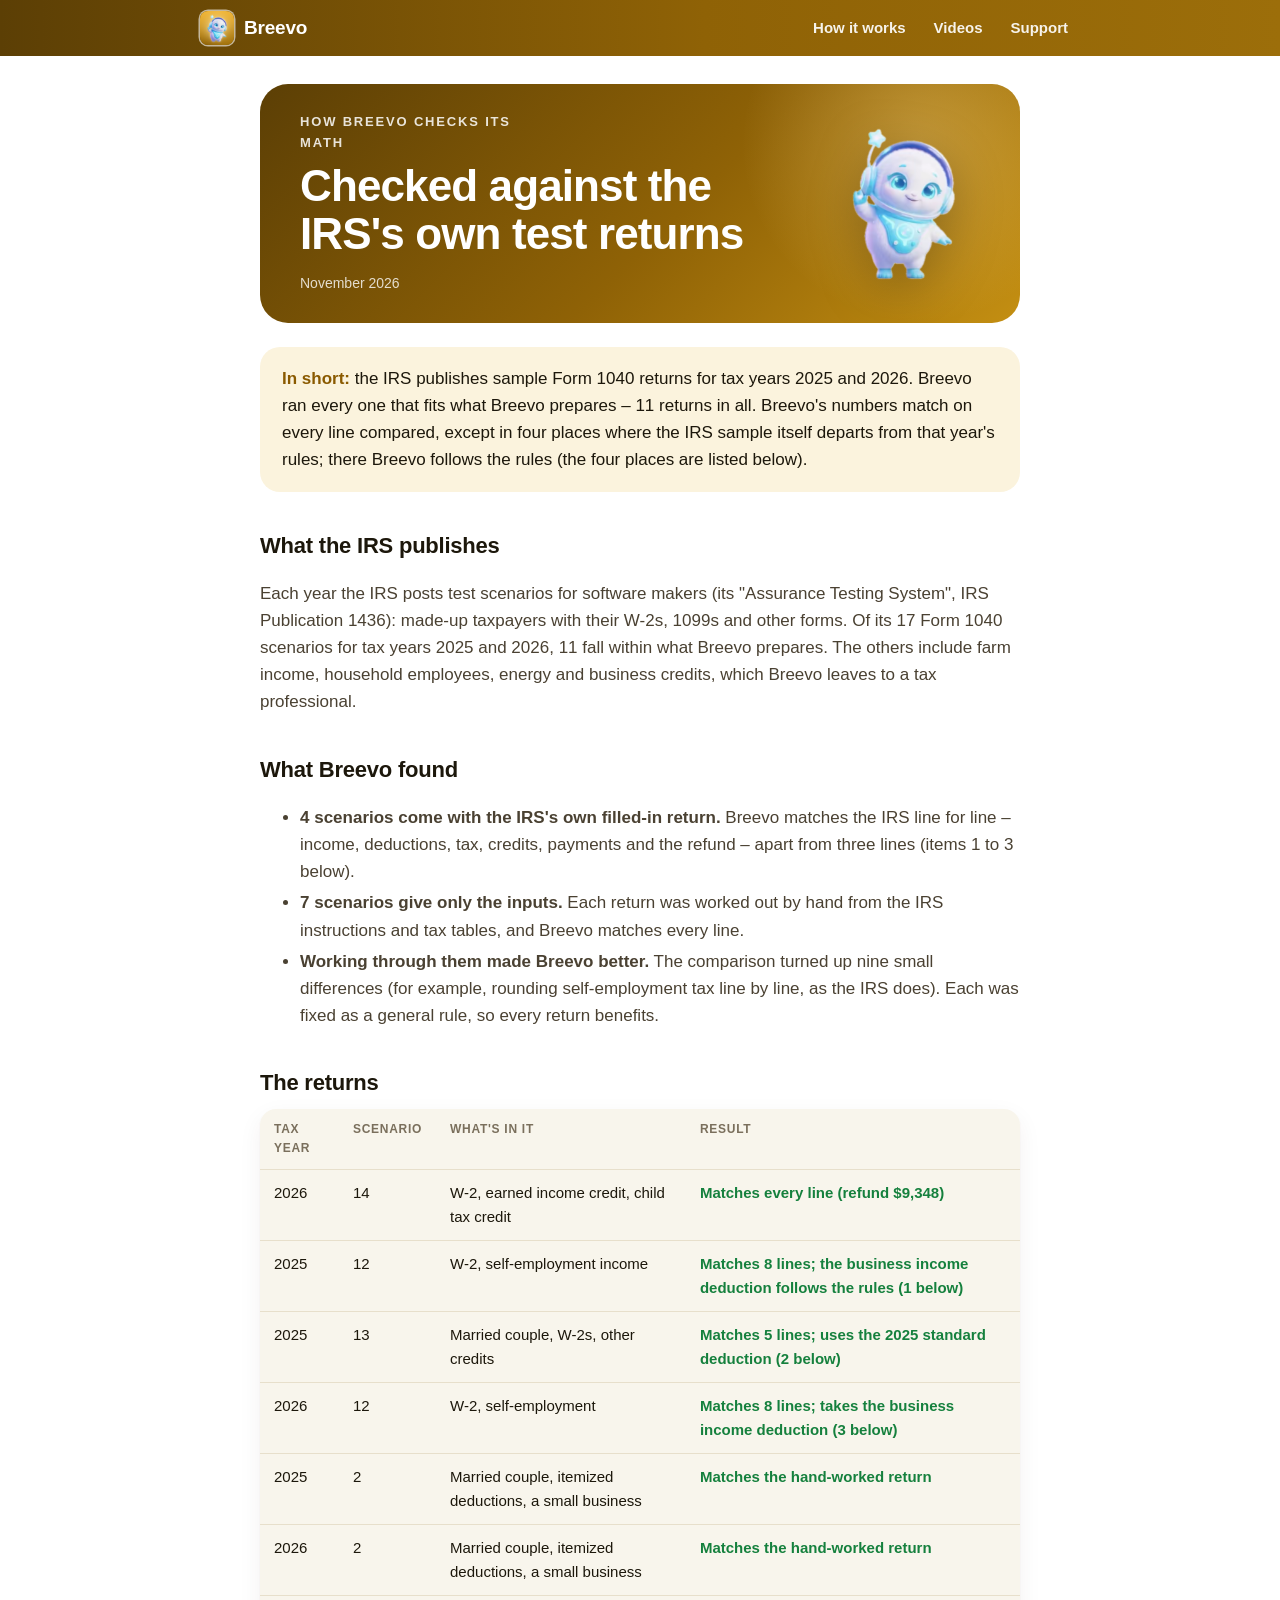
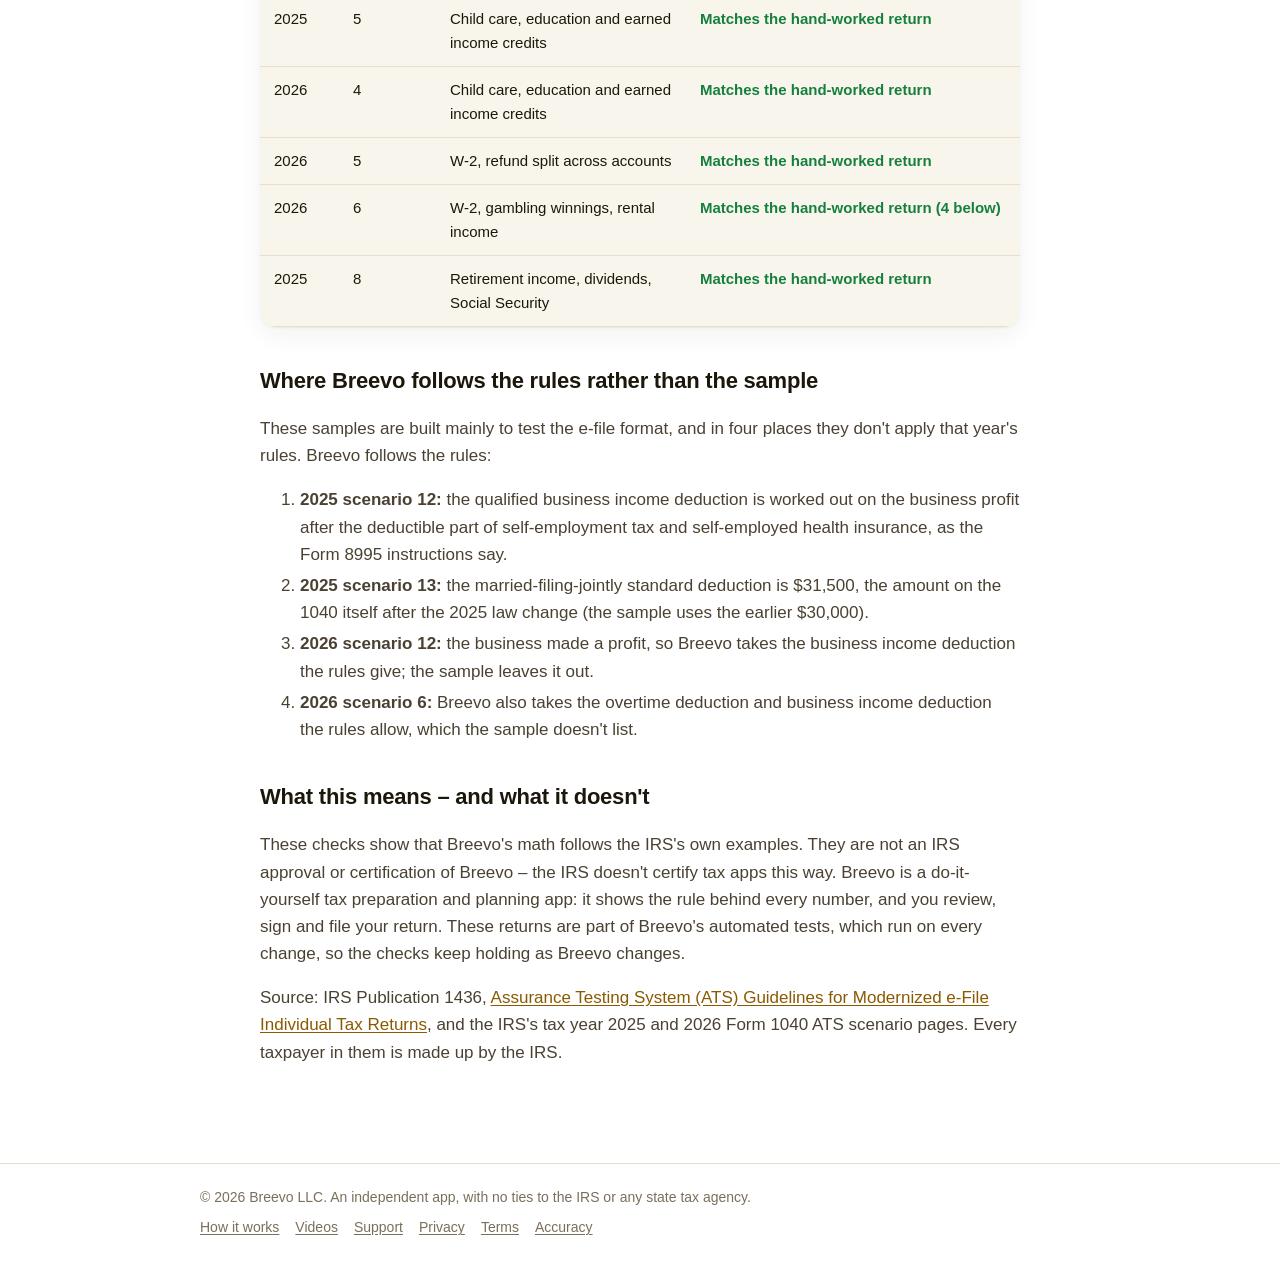
<file: accuracy.html>
<!DOCTYPE html>
<html lang="en">
<head>
<meta charset="utf-8">
<title>Breevo – Checked against the IRS's own test returns</title>
<meta name="viewport" content="width=device-width, initial-scale=1, viewport-fit=cover">
<meta name="theme-color" content="#8F6206">
<meta name="apple-itunes-app" content="app-id=6831780095">
<meta property="og:site_name" content="Breevo">
<meta property="og:type" content="website">
<meta property="og:url" content="https://breevo.si/accuracy.html">
<meta property="og:title" content="Checked against the IRS's own test returns">
<meta property="og:description" content="Breevo ran every IRS test return that fits what it prepares, and shows every result line by line.">
<meta property="og:image" content="https://breevo.si/img/share-home.jpg">
<meta property="og:image:width" content="1200">
<meta property="og:image:height" content="630">
<meta property="og:image:alt" content="Breevo next to the words: Checked against the IRS's own test returns">
<meta name="twitter:card" content="summary_large_image">
<link rel="icon" href="img/icon.png">
<link rel="apple-touch-icon" href="img/icon.png">
<link rel="stylesheet" href="site.css?v=5ab9df25">
</head>
<body>
<header class="top"><div class="in">
  <a class="brand" href="./"><img src="img/icon.png" alt="">Breevo</a>
  <nav><a href="how.html">How it works</a><a href="videos.html">Videos</a><a href="support.html">Support</a></nav>
</div></header>

<main>
  <section class="hero small">
    <div>
      <p class="eyebrow">How Breevo checks its math</p>
      <h1>Checked against the IRS's own test returns</h1>
      <p class="meta">November 2026</p>
    </div>
    <img class="mascot" src="img/breevo-thumbsup.png" alt="Breevo giving a thumbs up">
  </section>
  <div class="doc">

  <div class="callout">
    <strong>In short:</strong> the IRS publishes sample Form 1040 returns for tax years 2025 and 2026. Breevo ran every
    one that fits what Breevo prepares – 11 returns in all. Breevo's numbers match on every line compared, except
    in four places where the IRS sample itself departs from that year's rules; there Breevo follows the rules
    (the four places are listed below).
  </div>

  <h2>What the IRS publishes</h2>
  <p>Each year the IRS posts test scenarios for software makers (its "Assurance Testing System", IRS Publication
  1436): made-up taxpayers with their W-2s, 1099s and other forms. Of its 17 Form 1040 scenarios for tax years 2025
  and 2026, 11 fall within what Breevo prepares. The others include farm income, household employees,
  energy and business credits, which Breevo leaves to a tax professional.</p>

  <h2>What Breevo found</h2>
  <ul>
    <li><strong>4 scenarios come with the IRS's own filled-in return.</strong> Breevo matches the IRS line for line –
      income, deductions, tax, credits, payments and the refund – apart from three lines (items 1 to 3 below).</li>
    <li><strong>7 scenarios give only the inputs.</strong> Each return was worked out by hand from the IRS
      instructions and tax tables, and Breevo matches every line.</li>
    <li><strong>Working through them made Breevo better.</strong> The comparison turned up nine small differences
      (for example, rounding self-employment tax line by line, as the IRS does). Each was fixed as a general rule,
      so every return benefits.</li>

  </ul>

  <h2>The returns</h2>
  <div class="wrap">
  <table>
    <tr><th>Tax year</th><th>Scenario</th><th>What's in it</th><th>Result</th></tr>
    <tr><td>2026</td><td>14</td><td>W-2, earned income credit, child tax credit</td><td class="ok">Matches every line (refund $9,348)</td></tr>
    <tr><td>2025</td><td>12</td><td>W-2, self-employment income</td><td class="ok">Matches 8 lines; the business income deduction follows the rules (1 below)</td></tr>
    <tr><td>2025</td><td>13</td><td>Married couple, W-2s, other credits</td><td class="ok">Matches 5 lines; uses the 2025 standard deduction (2 below)</td></tr>
    <tr><td>2026</td><td>12</td><td>W-2, self-employment</td><td class="ok">Matches 8 lines; takes the business income deduction (3 below)</td></tr>
    <tr><td>2025</td><td>2</td><td>Married couple, itemized deductions, a small business</td><td class="ok">Matches the hand-worked return</td></tr>
    <tr><td>2026</td><td>2</td><td>Married couple, itemized deductions, a small business</td><td class="ok">Matches the hand-worked return</td></tr>
    <tr><td>2025</td><td>5</td><td>Child care, education and earned income credits</td><td class="ok">Matches the hand-worked return</td></tr>
    <tr><td>2026</td><td>4</td><td>Child care, education and earned income credits</td><td class="ok">Matches the hand-worked return</td></tr>
    <tr><td>2026</td><td>5</td><td>W-2, refund split across accounts</td><td class="ok">Matches the hand-worked return</td></tr>
    <tr><td>2026</td><td>6</td><td>W-2, gambling winnings, rental income</td><td class="ok">Matches the hand-worked return (4 below)</td></tr>
    <tr><td>2025</td><td>8</td><td>Retirement income, dividends, Social Security</td><td class="ok">Matches the hand-worked return</td></tr>
  </table>
  </div>

  <h2>Where Breevo follows the rules rather than the sample</h2>
  <p>These samples are built mainly to test the e-file format, and in four places they don't apply that year's
  rules. Breevo follows the rules:</p>
  <ol>
    <li><strong>2025 scenario 12:</strong> the qualified business income deduction is worked out on the business
      profit after the deductible part of self-employment tax and self-employed health insurance, as the Form 8995
      instructions say.</li>
    <li><strong>2025 scenario 13:</strong> the married-filing-jointly standard deduction is $31,500, the amount on the
      1040 itself after the 2025 law change (the sample uses the earlier $30,000).</li>
    <li><strong>2026 scenario 12:</strong> the business made a profit, so Breevo takes the business income deduction
      the rules give; the sample leaves it out.</li>
    <li><strong>2026 scenario 6:</strong> Breevo also takes the overtime deduction and business income deduction the
      rules allow, which the sample doesn't list.</li>
  </ol>

  <h2>What this means – and what it doesn't</h2>
  <p>These checks show that Breevo's math follows the IRS's own examples. They are not an IRS approval or
  certification of Breevo – the IRS doesn't certify tax apps this way. Breevo is a do-it-yourself tax preparation and
  planning app: it shows the rule behind every number, and you review, sign and file your return. These returns are
  part of Breevo's automated tests, which run on every change, so the checks keep holding as Breevo changes.</p>

  <p>Source: IRS Publication 1436, <a href="https://www.irs.gov/pub/irs-pdf/p1436.pdf">Assurance Testing System
  (ATS) Guidelines for Modernized e-File Individual Tax Returns</a>, and the IRS's tax year 2025 and 2026 Form 1040
  ATS scenario pages. Every taxpayer in them is made up by the IRS.</p>
  </div>
</main>

<footer class="site"><div class="in">
  <span>© 2026 Breevo LLC. An independent app, with no ties to the IRS or any state tax agency.</span>
  <span class="links"><a href="how.html">How it works</a><a href="videos.html">Videos</a><a href="support.html">Support</a><a href="privacy.html">Privacy</a><a href="terms.html">Terms</a><a href="accuracy.html">Accuracy</a></span>
</div></footer>

</body>
</html>
</file>
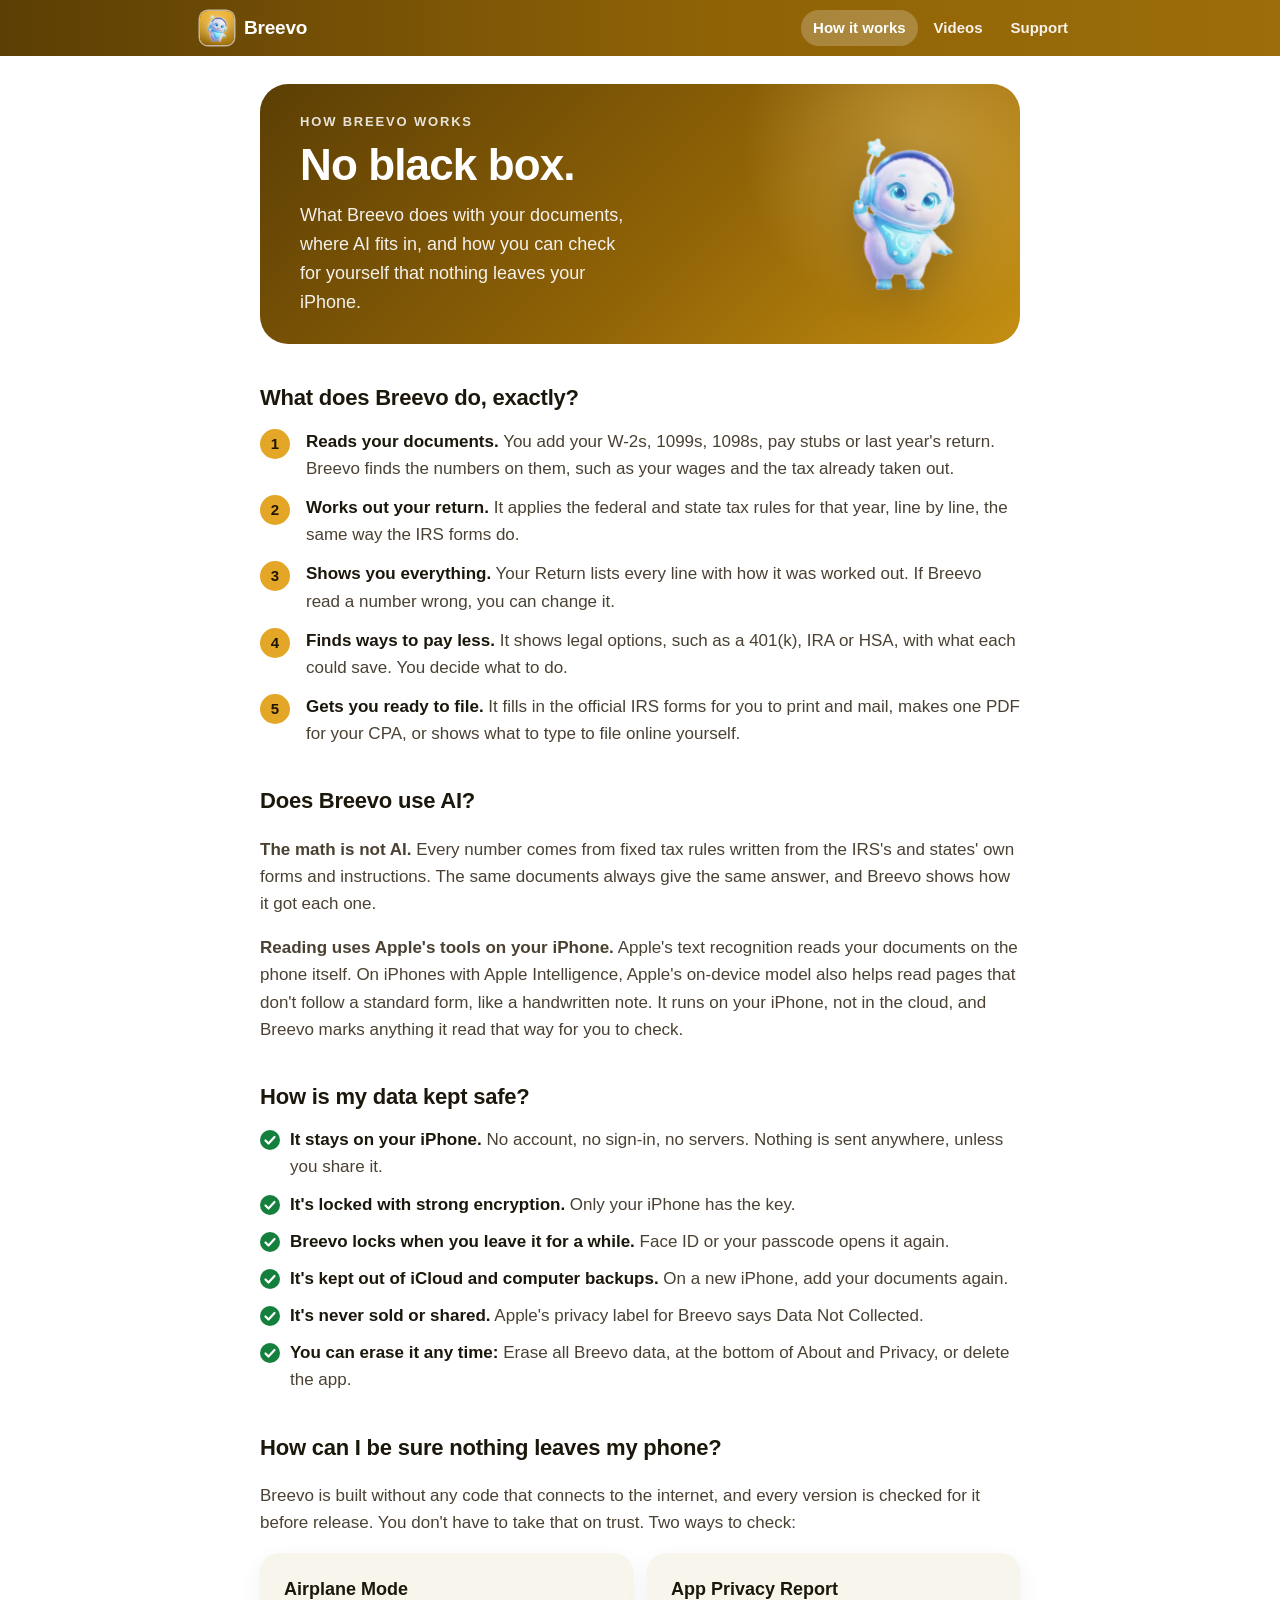
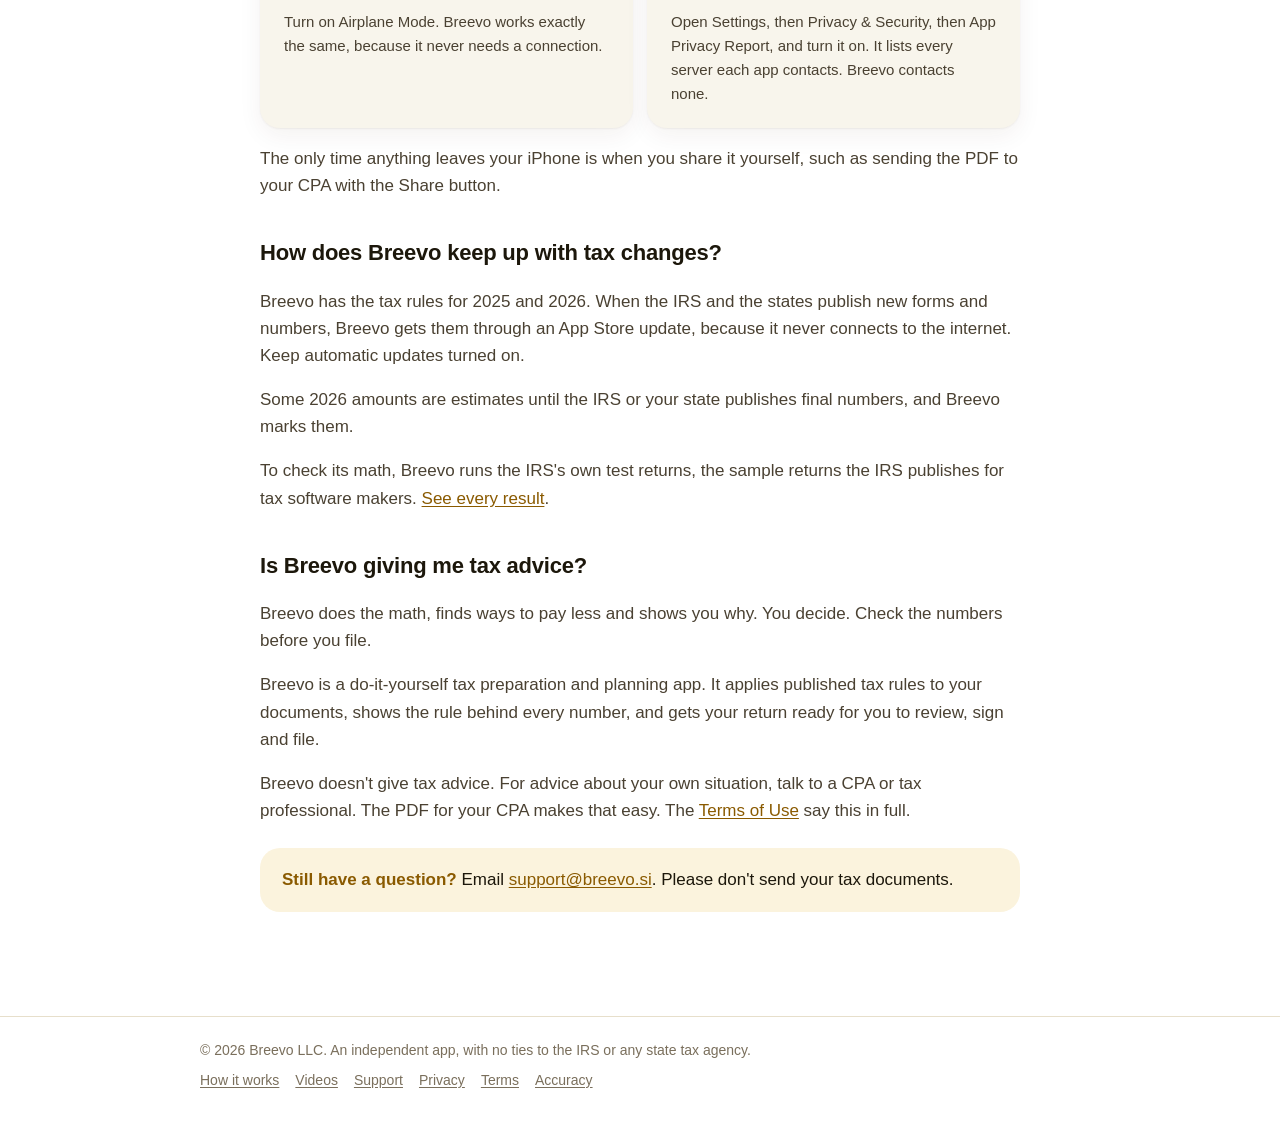
<file: how.html>
<!DOCTYPE html>
<html lang="en">
<head>
<meta charset="utf-8">
<meta name="viewport" content="width=device-width, initial-scale=1, viewport-fit=cover">
<title>How Breevo works</title>
<meta name="description" content="What Breevo does with your documents, where AI fits in, how your data stays on your iPhone and how you can check that yourself, and how Breevo keeps up with tax changes.">
<meta name="theme-color" content="#8F6206">
<meta name="apple-itunes-app" content="app-id=6831780095">
<meta property="og:site_name" content="Breevo">
<meta property="og:type" content="website">
<meta property="og:url" content="https://breevo.si/how.html">
<meta property="og:title" content="How Breevo works">
<meta property="og:description" content="No black box: what Breevo does, where AI fits in, and how to check that nothing leaves your iPhone.">
<meta property="og:image" content="https://breevo.si/img/share-how.jpg">
<meta property="og:image:width" content="1200">
<meta property="og:image:height" content="630">
<meta property="og:image:alt" content="Breevo next to the words: How Breevo works">
<meta name="twitter:card" content="summary_large_image">
<link rel="icon" href="img/icon.png">
<link rel="apple-touch-icon" href="img/icon.png">
<link rel="stylesheet" href="site.css?v=5ab9df25">
</head>
<body>
<header class="top"><div class="in">
  <a class="brand" href="./"><img src="img/icon.png" alt="">Breevo</a>
  <nav><a href="how.html" aria-current="page">How it works</a><a href="videos.html">Videos</a><a href="support.html">Support</a></nav>
</div></header>

<main>
  <section class="hero small">
    <div>
      <p class="eyebrow">How Breevo works</p>
      <h1>No black box.</h1>
      <p>What Breevo does with your documents, where AI fits in, and how you can check for yourself that nothing leaves your iPhone.</p>
    </div>
    <img class="mascot" src="img/breevo-reassuring.png" alt="Breevo reassuring you">
  </section>
  <div class="doc">

  <h2>What does Breevo do, exactly?</h2>
  <ol class="steps">
    <li><span><b>Reads your documents.</b> You add your W-2s, 1099s, 1098s, pay stubs or last year's return. Breevo finds the numbers on them, such as your wages and the tax already taken out.</span></li>
    <li><span><b>Works out your return.</b> It applies the federal and state tax rules for that year, line by line, the same way the IRS forms do.</span></li>
    <li><span><b>Shows you everything.</b> Your Return lists every line with how it was worked out. If Breevo read a number wrong, you can change it.</span></li>
    <li><span><b>Finds ways to pay less.</b> It shows legal options, such as a 401(k), IRA or HSA, with what each could save. You decide what to do.</span></li>
    <li><span><b>Gets you ready to file.</b> It fills in the official IRS forms for you to print and mail, makes one PDF for your CPA, or shows what to type to file online yourself.</span></li>
  </ol>

  <h2>Does Breevo use AI?</h2>
  <!-- This page's answers are the app's too (About and Privacy): ios/AppStore/same-words.txt -->
  <p><b>The math is not AI.</b> Every number comes from fixed tax rules written from the IRS's and states' own forms and instructions. The same documents always give the same answer, and Breevo shows how it got each one.</p>
  <p><b>Reading uses Apple's tools on your iPhone.</b> Apple's text recognition reads your documents on the phone itself. On iPhones with Apple Intelligence, Apple's on-device model also helps read pages that don't follow a standard form, like a handwritten note. It runs on your iPhone, not in the cloud, and Breevo marks anything it read that way for you to check.</p>

  <h2>How is my data kept safe?</h2>
  <ul class="ticks">
    <li><span><b>It stays on your iPhone.</b> No account, no sign-in, no servers. Nothing is sent anywhere, unless you share it.</span></li>
    <li><span><b>It's locked with strong encryption.</b> Only your iPhone has the key.</span></li>
    <li><span><b>Breevo locks when you leave it for a while.</b> Face ID or your passcode opens it again.</span></li>
    <li><span><b>It's kept out of iCloud and computer backups.</b> On a new iPhone, add your documents again.</span></li>
    <li><span><b>It's never sold or shared.</b> Apple's privacy label for Breevo says Data Not Collected.</span></li>
    <li><span><b>You can erase it any time:</b> Erase all Breevo data, at the bottom of About and Privacy, or delete the app.</span></li>
  </ul>

  <h2>How can I be sure nothing leaves my phone?</h2>
  <p>Breevo is built without any code that connects to the internet, and every version is checked for it before release. You don't have to take that on trust. Two ways to check:</p>
  <div class="check">
    <div class="card">
      <h3>Airplane Mode</h3>
      <p>Turn on Airplane Mode. Breevo works exactly the same, because it never needs a connection.</p>
    </div>
    <div class="card">
      <h3>App Privacy Report</h3>
      <p>Open Settings, then Privacy &amp; Security, then App Privacy Report, and turn it on. It lists every server each app contacts. Breevo contacts none.</p>
    </div>
  </div>
  <p>The only time anything leaves your iPhone is when you share it yourself, such as sending the PDF to your CPA with the Share button.</p>

  <h2>How does Breevo keep up with tax changes?</h2>
  <p>Breevo has the tax rules for 2025 and 2026. When the IRS and the states publish new forms and numbers, Breevo gets them through an App Store update, because it never connects to the internet. Keep automatic updates turned on.</p>
  <p>Some 2026 amounts are estimates until the IRS or your state publishes final numbers, and Breevo marks them.</p>
  <p>To check its math, Breevo runs the IRS's own test returns, the sample returns the IRS publishes for tax software makers. <a href="accuracy.html">See every result</a>.</p>

  <h2>Is Breevo giving me tax advice?</h2>
  <p>Breevo does the math, finds ways to pay less and shows you why. You decide. Check the numbers before you file.</p>
  <p>Breevo is a do-it-yourself tax preparation and planning app. It applies published tax rules to your documents, shows the rule behind every number, and gets your return ready for you to review, sign and file.</p>
  <p>Breevo doesn't give tax advice. For advice about your own situation, talk to a CPA or tax professional. The PDF for your CPA makes that easy. The <a href="terms.html">Terms of Use</a> say this in full.</p>

  <div class="callout">
    <strong>Still have a question?</strong> Email <a href="mailto:support@breevo.si">support@breevo.si</a>. Please don't send your tax documents.
  </div>
  </div>
</main>

<footer class="site"><div class="in">
  <span>© 2026 Breevo LLC. An independent app, with no ties to the IRS or any state tax agency.</span>
  <span class="links"><a href="how.html">How it works</a><a href="videos.html">Videos</a><a href="support.html">Support</a><a href="privacy.html">Privacy</a><a href="terms.html">Terms</a><a href="accuracy.html">Accuracy</a></span>
</div></footer>
</body>
</html>
</file>
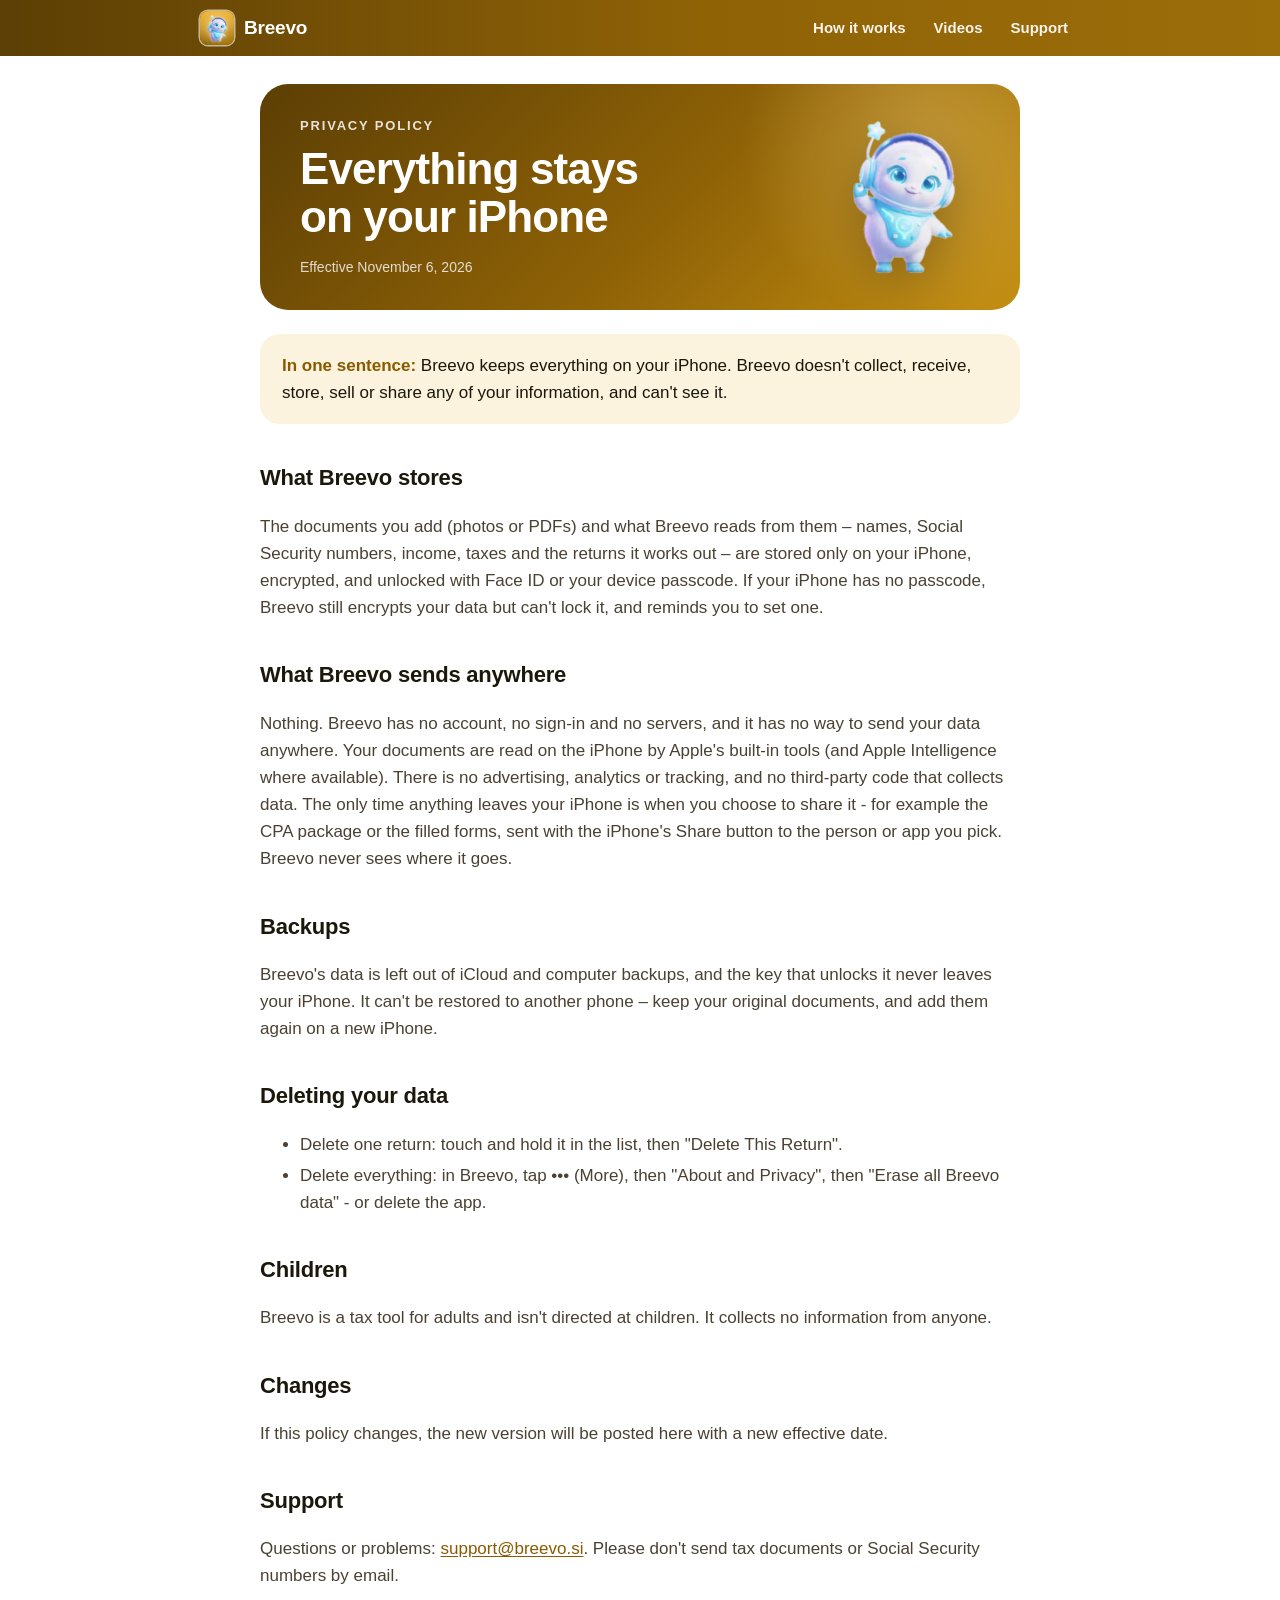
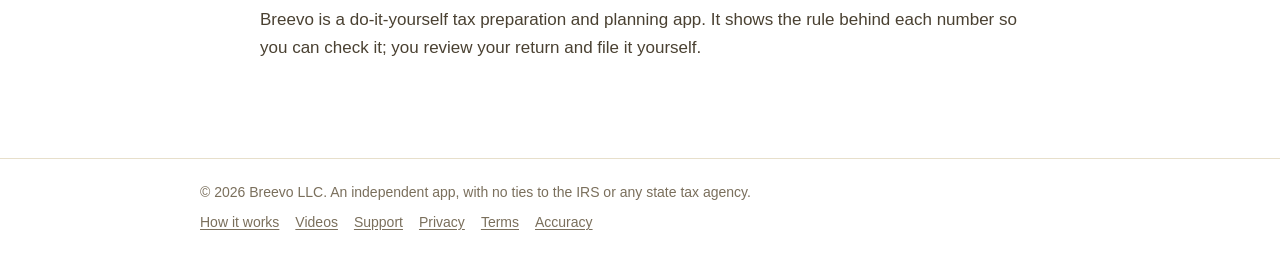
<file: privacy.html>
<!DOCTYPE html>
<html lang="en">
<head>
<meta charset="utf-8">
<title>Breevo Privacy Policy</title>
<meta name="viewport" content="width=device-width, initial-scale=1, viewport-fit=cover">
<meta name="theme-color" content="#8F6206">
<meta name="apple-itunes-app" content="app-id=6831780095">
<meta property="og:site_name" content="Breevo">
<meta property="og:type" content="website">
<meta property="og:url" content="https://breevo.si/privacy.html">
<meta property="og:title" content="Breevo Privacy Policy">
<meta property="og:description" content="Breevo collects nothing. Your documents and your return stay on your iPhone.">
<meta property="og:image" content="https://breevo.si/img/share-home.jpg">
<meta property="og:image:width" content="1200">
<meta property="og:image:height" content="630">
<meta property="og:image:alt" content="Breevo next to the words: Breevo Privacy Policy">
<meta name="twitter:card" content="summary_large_image">
<link rel="icon" href="img/icon.png">
<link rel="apple-touch-icon" href="img/icon.png">
<link rel="stylesheet" href="site.css?v=5ab9df25">
</head>
<body>
<header class="top"><div class="in">
  <a class="brand" href="./"><img src="img/icon.png" alt="">Breevo</a>
  <nav><a href="how.html">How it works</a><a href="videos.html">Videos</a><a href="support.html">Support</a></nav>
</div></header>

<main>
  <section class="hero small">
    <div>
      <p class="eyebrow">Privacy Policy</p>
      <h1>Everything stays on your iPhone</h1>
      <p class="meta">Effective November 6, 2026</p>
    </div>
    <img class="mascot" src="img/breevo-reassuring.png" alt="Breevo reassuring you">
  </section>
  <div class="doc">

  <div class="callout">
    <strong>In one sentence:</strong> Breevo keeps everything on your iPhone. Breevo doesn't collect, receive, store,
    sell or share any of your information, and can't see it.
  </div>

  <h2>What Breevo stores</h2>
  <p>The documents you add (photos or PDFs) and what Breevo reads from them – names, Social Security numbers,
  income, taxes and the returns it works out – are stored only on your iPhone, encrypted, and unlocked with Face ID
  or your device passcode. If your iPhone has no passcode, Breevo still encrypts your data but can't lock it, and
  reminds you to set one.</p>

  <h2>What Breevo sends anywhere</h2>
  <p>Nothing. Breevo has no account, no sign-in and no servers, and it has no way to send your data anywhere. Your
  documents are read on the iPhone by Apple's built-in tools (and Apple Intelligence where available). There is no
  advertising, analytics or tracking, and no third-party code that collects data.
  The only time anything leaves your iPhone is when you choose to share it - for example the CPA package or the
  filled forms, sent with the iPhone's Share button to the person or app you pick. Breevo never sees where it goes.</p>

  <h2>Backups</h2>
  <p>Breevo's data is left out of iCloud and computer backups, and the key that unlocks it never leaves your iPhone.
  It can't be restored to another phone – keep your original documents, and add them again on a new iPhone.</p>

  <h2>Deleting your data</h2>
  <ul>
    <li>Delete one return: touch and hold it in the list, then "Delete This Return".</li>
    <li>Delete everything: in Breevo, tap ••• (More), then "About and Privacy", then "Erase all Breevo data" - or delete the app.</li>
  </ul>

  <h2>Children</h2>
  <p>Breevo is a tax tool for adults and isn't directed at children. It collects no information from anyone.</p>

  <h2>Changes</h2>
  <p>If this policy changes, the new version will be posted here with a new effective date.</p>

  <h2>Support</h2>
  <p>Questions or problems: <a href="mailto:support@breevo.si">support@breevo.si</a>. Please don't send tax documents or
  Social Security numbers by email.</p>
  <p>Breevo is a do-it-yourself tax preparation and planning app. It shows the rule behind each number so you can
  check it; you review your return and file it yourself.</p>
  </div>
</main>

<footer class="site"><div class="in">
  <span>© 2026 Breevo LLC. An independent app, with no ties to the IRS or any state tax agency.</span>
  <span class="links"><a href="how.html">How it works</a><a href="videos.html">Videos</a><a href="support.html">Support</a><a href="privacy.html">Privacy</a><a href="terms.html">Terms</a><a href="accuracy.html">Accuracy</a></span>
</div></footer>

</body>
</html>
</file>
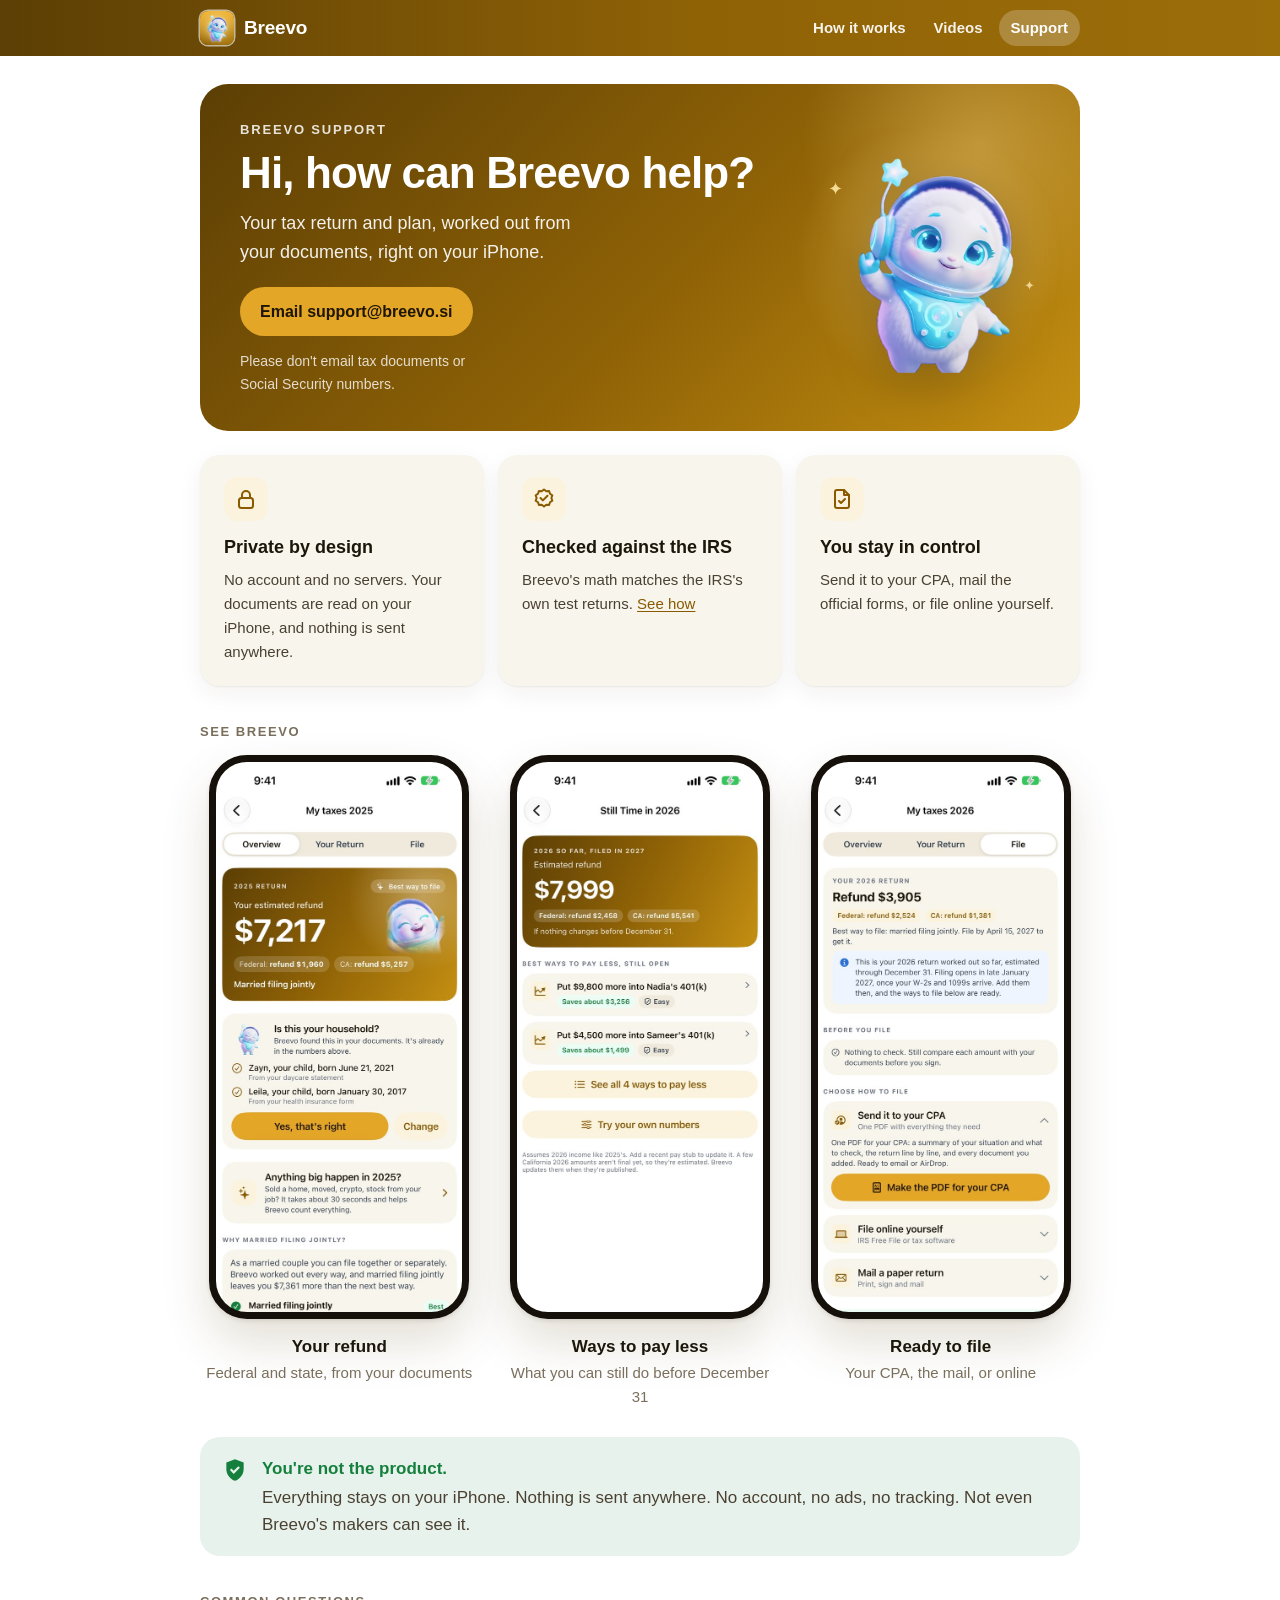
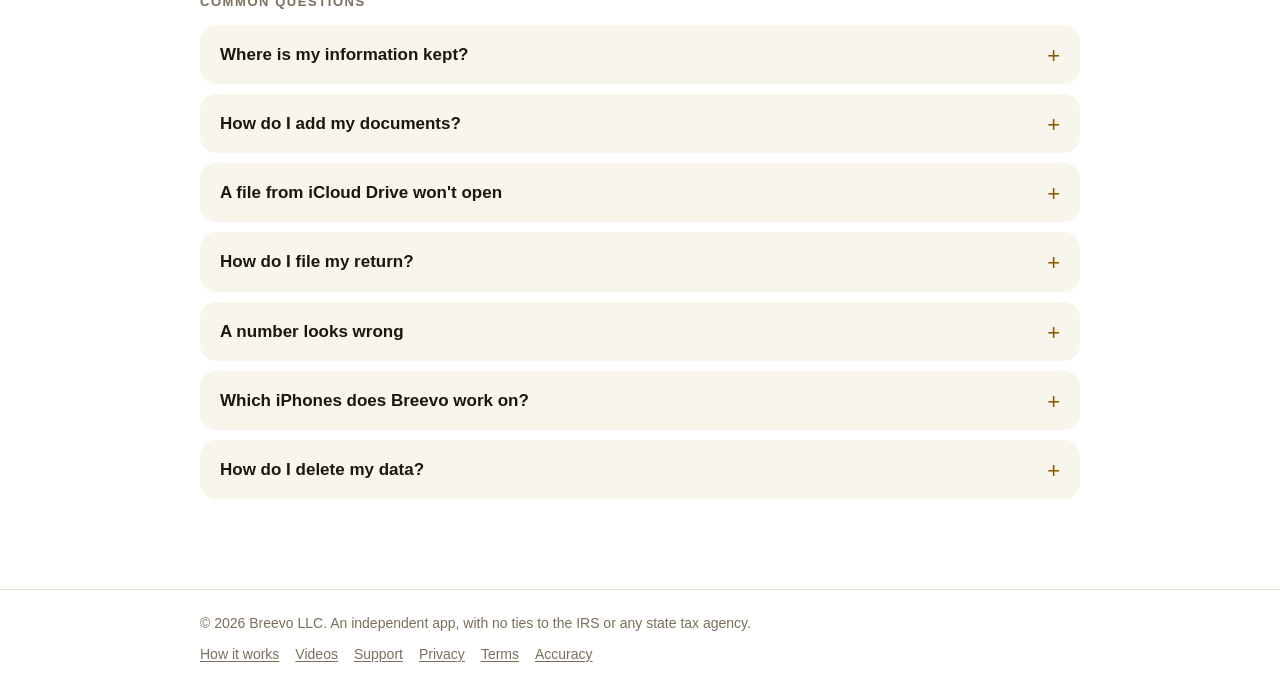
<file: support.html>
<!DOCTYPE html>
<html lang="en">
<head>
<meta charset="utf-8">
<meta name="viewport" content="width=device-width, initial-scale=1, viewport-fit=cover">
<title>Breevo Support</title>
<meta name="description" content="Help for Breevo, the iPhone app that works out your tax return and plan from your documents. Everything stays on your iPhone.">
<meta name="theme-color" content="#8F6206">
<meta name="apple-itunes-app" content="app-id=6831780095">
<meta property="og:site_name" content="Breevo">
<meta property="og:type" content="website">
<meta property="og:url" content="https://breevo.si/support.html">
<meta property="og:title" content="Breevo Support">
<meta property="og:description" content="Help with Breevo, from adding your documents to filing your return.">
<meta property="og:image" content="https://breevo.si/img/share-support.jpg">
<meta property="og:image:width" content="1200">
<meta property="og:image:height" content="630">
<meta property="og:image:alt" content="Breevo next to the words: Breevo Support">
<meta name="twitter:card" content="summary_large_image">
<link rel="icon" href="img/icon.png">
<link rel="apple-touch-icon" href="img/icon.png">
<link rel="stylesheet" href="site.css?v=5ab9df25">
</head>
<body>
<header class="top"><div class="in">
  <a class="brand" href="./"><img src="img/icon.png" alt="">Breevo</a>
  <nav><a href="how.html">How it works</a><a href="videos.html">Videos</a><a href="support.html" aria-current="page">Support</a></nav>
</div></header>

<main>
  <section class="hero">
    <div>
      <p class="eyebrow">Breevo support</p>
      <h1>Hi, how can Breevo help?</h1>
      <p>Your tax return and plan, worked out from your documents, right on your iPhone.</p>
      <div class="actions">
        <a class="btn" href="mailto:support@breevo.si">Email support@breevo.si</a>
      </div>
      <p class="meta">Please don't email tax documents or Social Security numbers.</p>
    </div>
    <div class="stage">
      <span class="spark" style="left:6%;top:14%">✦</span><span class="spark" style="right:4%;top:58%;font-size:13px">✦</span>
      <img class="mascot" src="img/breevo-hello.png" alt="Breevo waving hello">
    </div>
  </section>

  <div class="grid">
    <div class="card"><div class="icon"><svg viewBox="0 0 24 24" fill="none" stroke="currentColor" stroke-width="2" stroke-linecap="round" stroke-linejoin="round"><rect x="5" y="11" width="14" height="10" rx="2.5"/><path d="M8 11V8a4 4 0 0 1 8 0v3"/></svg></div><h3>Private by design</h3><p>No account and no servers. Your documents are read on your iPhone, and nothing is sent anywhere.</p></div>
    <div class="card"><div class="icon"><svg viewBox="0 0 24 24" fill="none" stroke="currentColor" stroke-width="2" stroke-linecap="round" stroke-linejoin="round"><path d="M12 2.5l2.3 1.7 2.8-.2.9 2.7 2.3 1.6-.9 2.7.9 2.7-2.3 1.6-.9 2.7-2.8-.2L12 19.5l-2.3-1.7-2.8.2-.9-2.7-2.3-1.6.9-2.7-.9-2.7 2.3-1.6.9-2.7 2.8.2z"/><path d="M8.5 11l2.4 2.4 4.6-4.6"/></svg></div><h3>Checked against the IRS</h3><p>Breevo's math matches the IRS's own test returns. <a href="accuracy.html">See how</a></p></div>
    <div class="card"><div class="icon"><svg viewBox="0 0 24 24" fill="none" stroke="currentColor" stroke-width="2" stroke-linecap="round" stroke-linejoin="round"><path d="M14 3H7a2 2 0 0 0-2 2v14a2 2 0 0 0 2 2h10a2 2 0 0 0 2-2V8z"/><path d="M14 3v5h5"/><path d="M9 14l2 2 4-4"/></svg></div><h3>You stay in control</h3><p>Send it to your CPA, mail the official forms, or file online yourself.</p></div>
  </div>

  <p class="eyebrow-dark">See Breevo</p>
  <div class="screens">
    <figure><div class="phone"><img src="img/screen-result.jpg" alt="Breevo showing an estimated refund of $7,217" loading="lazy"></div>
      <figcaption>Your refund<span>Federal and state, from your documents</span></figcaption></figure>
    <figure><div class="phone"><img src="img/screen-plan.jpg" alt="Breevo's Still Time screen with ways to pay less" loading="lazy"></div>
      <figcaption>Ways to pay less<span>What you can still do before December 31</span></figcaption></figure>
    <figure><div class="phone"><img src="img/screen-file.jpg" alt="Breevo's File tab with three ways to file" loading="lazy"></div>
      <figcaption>Ready to file<span>Your CPA, the mail, or online</span></figcaption></figure>
  </div>

  <div class="promise"><svg viewBox="0 0 24 24" fill="currentColor"><path d="M12 2l8 3v6c0 5-3.4 9.4-8 11-4.6-1.6-8-6-8-11V5l8-3zm-1.2 13.6l5.7-5.7-1.4-1.4-4.3 4.3-2.1-2.1-1.4 1.4 3.5 3.5z"/></svg>
    <div><strong>You're not the product.</strong><p>Everything stays on your iPhone. Nothing is sent anywhere. No account, no ads, no tracking. Not even Breevo's makers can see it.</p></div>
  </div>

  <p class="eyebrow-dark">Common questions</p>

  <details>
    <summary>Where is my information kept?</summary>
    <p>Only on your iPhone, encrypted, and unlocked with Face ID or your passcode. Breevo has no account and no servers, and it doesn't send anything anywhere. It's also kept out of iCloud backups. <a href="privacy.html">Privacy Policy</a></p>
  </details>
  <details>
    <summary>How do I add my documents?</summary>
    <p>Open your return and tap Files, Photos or Scan. Add W-2s, 1099s, pay stubs, last year's return, receipts or a whole folder. Breevo reads them on your iPhone and works out your return.</p>
  </details>
  <details>
    <summary>A file from iCloud Drive won't open</summary>
    <p>Files with a cloud icon are kept in iCloud and need the internet to open the first time. Connect to the internet and add them again. To use them without internet, open the Files app, touch and hold the folder, then tap Keep Downloaded.</p>
  </details>
  <details>
    <summary>How do I file my return?</summary>
    <p>On the File tab, choose a way: one PDF for your CPA, the official IRS forms filled in to print and mail, or filing online yourself. Filing 2026 returns opens in late January 2027.</p>
  </details>
  <details>
    <summary>A number looks wrong</summary>
    <p>Your Return shows how Breevo worked out each number. Compare it with your document, and change what Breevo read if it's different. If something still looks wrong, email support@breevo.si and describe it, without sending the document itself.</p>
  </details>
  <details>
    <summary>Which iPhones does Breevo work on?</summary>
    <p>Any iPhone with iOS 26 or later. Tax forms, pay stubs and IRS transcripts are read on every one. With Apple Intelligence (iPhone 15 Pro, iPhone 16 and newer), Breevo also reads letters, handwritten notes and many receipts.</p>
  </details>
  <details>
    <summary>How do I delete my data?</summary>
    <p>To delete one return, touch and hold it in the list, then tap Delete This Return. To delete everything, tap ••• (More), then About and Privacy, then Erase all Breevo data, or delete the app.</p>
  </details>
</main>

<footer class="site"><div class="in">
  <span>© 2026 Breevo LLC. An independent app, with no ties to the IRS or any state tax agency.</span>
  <span class="links"><a href="how.html">How it works</a><a href="videos.html">Videos</a><a href="support.html">Support</a><a href="privacy.html">Privacy</a><a href="terms.html">Terms</a><a href="accuracy.html">Accuracy</a></span>
</div></footer>
</body>
</html>
</file>
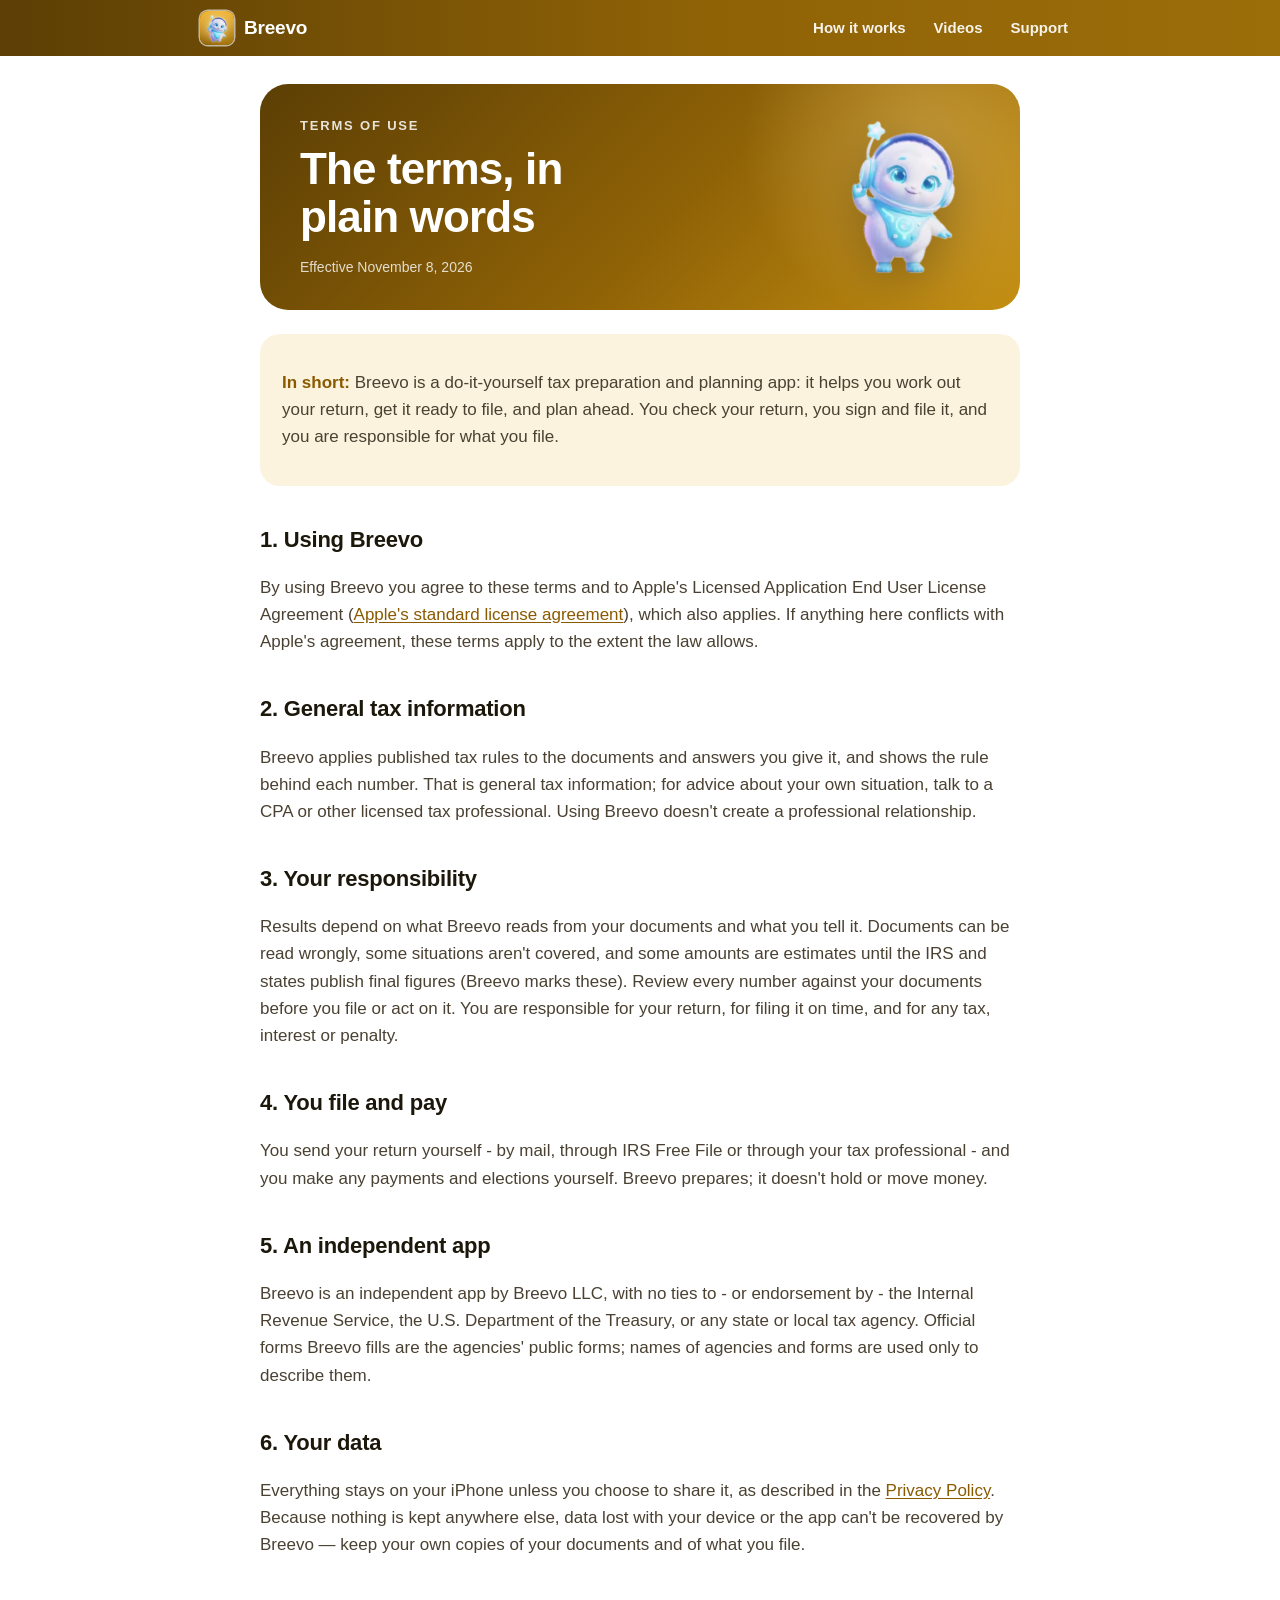
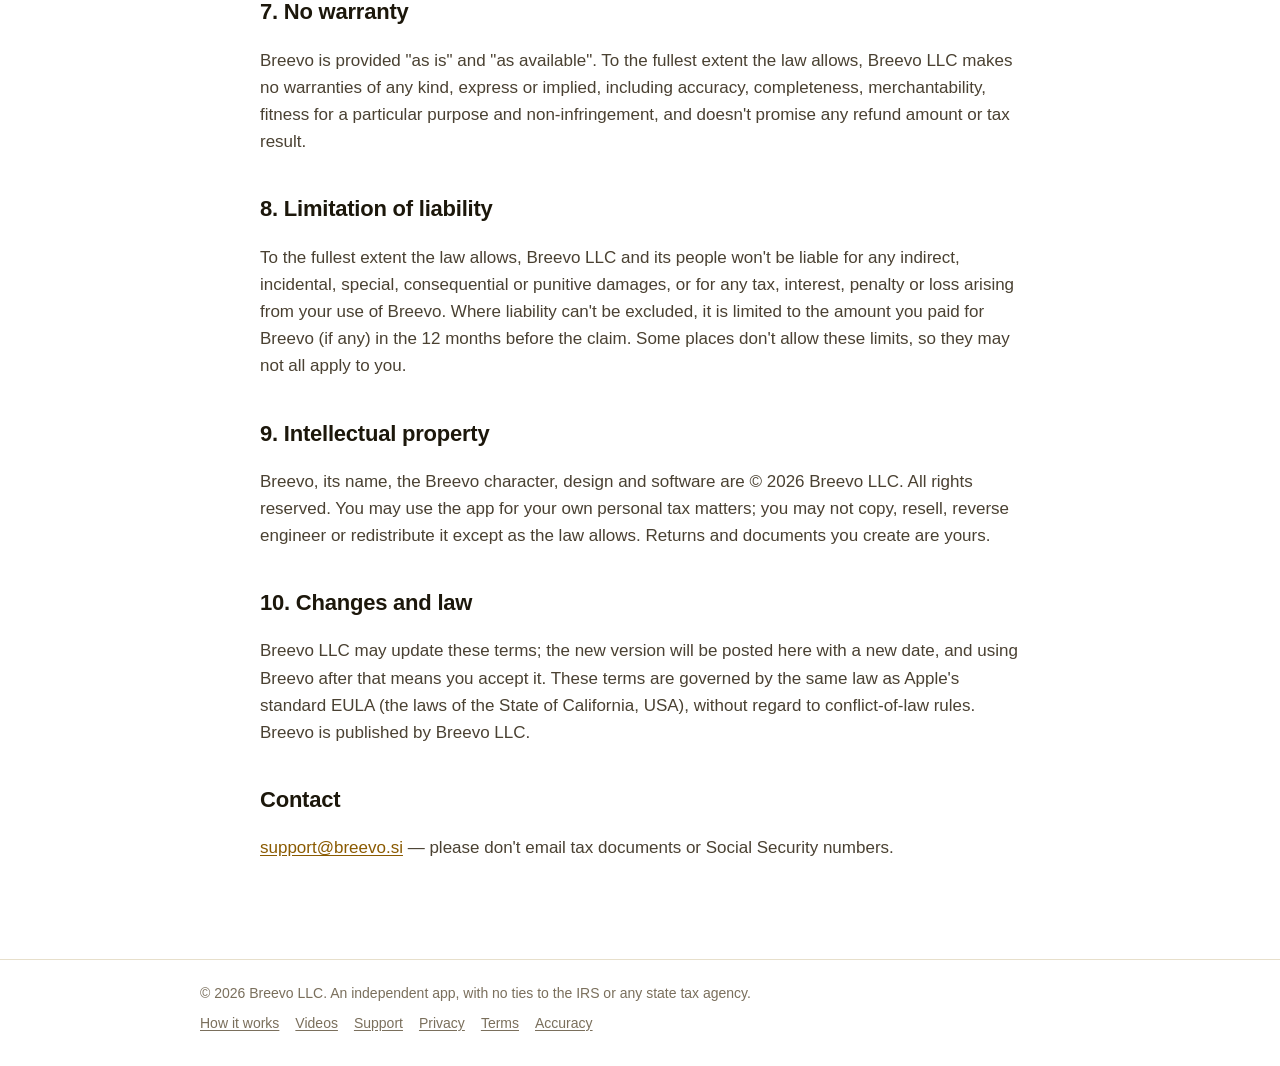
<file: terms.html>
<!doctype html>
<html lang="en">
<head>
<meta charset="utf-8">
<title>Breevo Terms of Use</title>
<meta name="viewport" content="width=device-width, initial-scale=1, viewport-fit=cover">
<meta name="theme-color" content="#8F6206">
<meta name="apple-itunes-app" content="app-id=6831780095">
<meta property="og:site_name" content="Breevo">
<meta property="og:type" content="website">
<meta property="og:url" content="https://breevo.si/terms.html">
<meta property="og:title" content="Breevo Terms of Use">
<meta property="og:description" content="The terms for using Breevo, the do-it-yourself tax app for iPhone.">
<meta property="og:image" content="https://breevo.si/img/share-home.jpg">
<meta property="og:image:width" content="1200">
<meta property="og:image:height" content="630">
<meta property="og:image:alt" content="Breevo next to the words: Breevo Terms of Use">
<meta name="twitter:card" content="summary_large_image">
<link rel="icon" href="img/icon.png">
<link rel="apple-touch-icon" href="img/icon.png">
<link rel="stylesheet" href="site.css?v=5ab9df25">
</head>
<body>
<header class="top"><div class="in">
  <a class="brand" href="./"><img src="img/icon.png" alt="">Breevo</a>
  <nav><a href="how.html">How it works</a><a href="videos.html">Videos</a><a href="support.html">Support</a></nav>
</div></header>

<main>
  <section class="hero small">
    <div>
      <p class="eyebrow">Terms of Use</p>
      <h1>The terms, in plain words</h1>
      <p class="meta">Effective November 8, 2026</p>
    </div>
    <img class="mascot" src="img/breevo-helpful.png" alt="Breevo ready to help">
  </section>
  <div class="doc">

  <div class="callout">
    <p><strong>In short:</strong> Breevo is a do-it-yourself tax preparation and planning app: it helps you work out
    your return, get it ready to file, and plan ahead. You check your return, you sign and file it, and you are
    responsible for what you file.</p>
  </div>

  <h2>1. Using Breevo</h2>
  <p>By using Breevo you agree to these terms and to Apple's Licensed Application End User License Agreement
  (<a href="https://www.apple.com/legal/internet-services/itunes/dev/stdeula/">Apple's standard license agreement</a>), which
  also applies. If anything here conflicts with Apple's agreement, these terms apply to the extent the law allows.</p>

  <h2>2. General tax information</h2>
  <p>Breevo applies published tax rules to the documents and answers you give it, and shows the rule behind each
  number. That is general tax information; for advice about your own situation, talk to a CPA or other licensed tax
  professional. Using Breevo doesn't create a professional relationship.</p>

  <h2>3. Your responsibility</h2>
  <p>Results depend on what Breevo reads from your documents and what you tell it. Documents can be read wrongly,
  some situations aren't covered, and some amounts are estimates until the IRS and states publish final figures
  (Breevo marks these). Review every number against your documents before you file or act on it. You are responsible
  for your return, for filing it on time, and for any tax, interest or penalty.</p>

  <h2>4. You file and pay</h2>
  <p>You send your return yourself - by mail, through IRS Free File or through your tax professional - and you make
  any payments and elections yourself. Breevo prepares; it doesn't hold or move money.</p>

  <h2>5. An independent app</h2>
  <p>Breevo is an independent app by Breevo LLC, with no ties to - or endorsement by - the Internal Revenue
  Service, the U.S. Department of the Treasury, or any state or local tax agency. Official forms Breevo fills are the agencies' public forms; names of
  agencies and forms are used only to describe them.</p>

  <h2>6. Your data</h2>
  <p>Everything stays on your iPhone unless you choose to share it, as described in the <a href="privacy.html">Privacy Policy</a>. Because nothing is
  kept anywhere else, data lost with your device or the app can't be recovered by Breevo — keep your own copies of your
  documents and of what you file.</p>

  <h2>7. No warranty</h2>
  <p>Breevo is provided "as is" and "as available". To the fullest extent the law allows, Breevo LLC makes no warranties of any
  kind, express or implied, including accuracy, completeness, merchantability, fitness for a particular purpose and
  non-infringement, and doesn't promise any refund amount or tax result.</p>

  <h2>8. Limitation of liability</h2>
  <p>To the fullest extent the law allows, Breevo LLC and its people won't be liable for any indirect,
  incidental, special, consequential or punitive damages, or for any tax, interest, penalty or loss arising from your
  use of Breevo. Where liability can't be excluded, it is limited to the amount you paid for Breevo (if any) in the
  12 months before the claim. Some places don't allow these limits, so they may not all apply to you.</p>

  <h2>9. Intellectual property</h2>
  <p>Breevo, its name, the Breevo character, design and software are © 2026 Breevo LLC. All rights reserved.
  You may use the app for your own personal tax matters; you may not copy, resell, reverse engineer or redistribute
  it except as the law allows. Returns and documents you create are yours.</p>

  <h2>10. Changes and law</h2>
  <p>Breevo LLC may update these terms; the new version will be posted here with a new date, and using Breevo after that
  means you accept it. These terms are governed by the same law as Apple's standard EULA (the laws of the State of
  California, USA), without regard to conflict-of-law rules. Breevo is published by Breevo LLC.</p>

  <h2>Contact</h2>
  <p><a href="mailto:support@breevo.si">support@breevo.si</a> — please don't email tax documents or
  Social Security numbers.</p>
  </div>
</main>

<footer class="site"><div class="in">
  <span>© 2026 Breevo LLC. An independent app, with no ties to the IRS or any state tax agency.</span>
  <span class="links"><a href="how.html">How it works</a><a href="videos.html">Videos</a><a href="support.html">Support</a><a href="privacy.html">Privacy</a><a href="terms.html">Terms</a><a href="accuracy.html">Accuracy</a></span>
</div></footer>

</body>
</html>
</file>
<file: site.css>
/* Breevo's web pages (breevo.si), in the app's default look: Mustard Gold. Colors are the app's own
   (Theme.swift, palette "gold"): gold fills with dark text, a deep gold result card, warm cream cards. */
:root {
  --page: #FFFFFF;
  --card: #F8F5EC;
  --sunken: #EFEADC;
  --tint: #FBF3DD;
  --ink: #1C170B;
  --ink-2: #4A4132;
  --muted: #7A6F5C;
  --accent: #8A5A00;          /* links and small gold text */
  --brand: #E3A626;           /* buttons */
  --on-brand: #1F1503;
  --hero-1: #5C3F05; --hero-2: #8F6206; --hero-3: #C48F12;
  --on-hero: #FFFFFF;
  --line: #E7DFCB;
  --ok: #15803D;
  --shadow: 0 1px 2px rgba(60, 40, 0, .06), 0 8px 24px rgba(60, 40, 0, .06);
  color-scheme: light;
}
@media (prefers-color-scheme: dark) {
  :root {
    --page: #000000; --card: #1A1810; --sunken: #2A261A; --tint: #2A2310;
    --ink: #FBF8F0; --ink-2: #D9D2C2; --muted: #A69C88;
    --accent: #F5C04A; --brand: #E3A626; --on-brand: #1F1503;
    --line: #332D1E; --ok: #4ADE80;
    --shadow: none;
    color-scheme: dark;
  }
}

* { box-sizing: border-box; }
html { -webkit-text-size-adjust: 100%; }
body {
  margin: 0; background: var(--page); color: var(--ink);
  font: 17px/1.6 -apple-system, BlinkMacSystemFont, "SF Pro Text", "Segoe UI", Roboto, Helvetica, Arial, sans-serif;
}
a { color: var(--accent); text-underline-offset: 2px; }
img { max-width: 100%; }

/* Top bar */
.top {
  position: sticky; top: 0; z-index: 10;
  /* The hero card's mustard gradient, dark to light, stopping where white text still reads clearly (4.5:1). */
  background: linear-gradient(90deg, var(--hero-1) 0%, var(--hero-2) 55%, #9C6E0A 100%); color: var(--on-hero);
}
.top .in {
  max-width: 920px; margin: 0 auto; display: flex; align-items: center; justify-content: space-between; gap: 16px;
  padding: 10px max(20px, env(safe-area-inset-right)) 10px max(20px, env(safe-area-inset-left));
}
.brand { display: flex; align-items: center; gap: 10px; color: var(--on-hero); text-decoration: none; font-weight: 700; font-size: 19px; letter-spacing: -.01em; }
.brand img { width: 34px; height: 34px; border-radius: 8px; box-shadow: 0 0 0 1.5px rgba(255,255,255,.6); }
nav { display: flex; gap: 4px; flex-wrap: wrap; }
nav a { color: rgba(255,255,255,.92); text-decoration: none; font-size: 15px; font-weight: 600; padding: 6px 12px; border-radius: 999px; }
nav a:hover { background: rgba(255,255,255,.14); }
nav a[aria-current="page"] { background: rgba(255,255,255,.22); color: #fff; }

main { max-width: 920px; margin: 0 auto; padding: 28px max(20px, env(safe-area-inset-right)) 56px max(20px, env(safe-area-inset-left)); }

/* The gold hero card, like the app's result card, with Breevo beside it */
.hero {
  position: relative; overflow: hidden; border-radius: 28px; color: var(--on-hero);
  background: linear-gradient(135deg, var(--hero-1) 0%, var(--hero-2) 55%, var(--hero-3) 100%);
  display: grid; grid-template-columns: 1fr auto; align-items: center; gap: 8px;
  padding: 36px 36px 36px 40px; min-height: 260px;
}
.hero::after {   /* a soft light in the corner */
  content: ""; position: absolute; right: -80px; top: -120px; width: 360px; height: 360px; border-radius: 50%;
  background: radial-gradient(circle, rgba(255, 220, 140, .35), rgba(255, 220, 140, 0) 70%); pointer-events: none;
}
.hero .eyebrow { font-size: 13px; font-weight: 700; letter-spacing: .14em; text-transform: uppercase; opacity: .85; margin: 0 0 8px; }
.hero h1 { font-size: clamp(30px, 5vw, 44px); line-height: 1.1; letter-spacing: -.02em; margin: 0 0 12px; text-wrap: balance; }
.hero p { margin: 0; font-size: 18px; opacity: .92; max-width: 34ch; }
.hero .mascot { width: clamp(150px, 26vw, 230px); height: auto; position: relative; z-index: 1; filter: drop-shadow(0 12px 24px rgba(0,0,0,.25)); }
.hero.small { min-height: 200px; padding-top: 28px; padding-bottom: 28px; }
.hero.small .mascot { width: clamp(120px, 20vw, 170px); }
.hero .meta { margin-top: 14px; font-size: 14px; opacity: .8; }
@media (max-width: 560px) {
  .hero { grid-template-columns: 1fr; padding: 28px 24px 0; text-align: left; }
  .hero .mascot { justify-self: center; width: 170px; margin-top: 8px; }
  .hero.small .mascot { width: 130px; }
}

/* Buttons */
.btn {
  display: inline-flex; align-items: center; gap: 8px; text-decoration: none; font-weight: 700; font-size: 16px;
  background: var(--brand); color: var(--on-brand); padding: 12px 20px; border-radius: 999px;
}
.btn.light { background: rgba(255,255,255,.18); color: #fff; }
.hero .actions { margin-top: 20px; display: flex; gap: 10px; flex-wrap: wrap; }

/* Cards and sections */
.card { background: var(--card); border-radius: 20px; padding: 22px 24px; box-shadow: var(--shadow); }
.callout { background: var(--tint); border-radius: 20px; padding: 18px 22px; margin: 24px 0; }
.callout strong { color: var(--accent); }
.grid { display: grid; grid-template-columns: repeat(auto-fit, minmax(240px, 1fr)); gap: 14px; margin: 24px 0; }
.grid .card h3 { margin: 0 0 6px; font-size: 18px; }
.grid .card p { margin: 0; color: var(--ink-2); font-size: 15px; }
.eyebrow-dark { font-size: 13px; font-weight: 700; letter-spacing: .12em; text-transform: uppercase; color: var(--muted); margin: 36px 0 12px; }

/* Long pages (privacy, terms, accuracy) */
.doc { max-width: 720px; margin: 0 auto; }
.doc h2 { font-size: 22px; letter-spacing: -.01em; margin: 36px 0 8px; }
.doc p, .doc li { color: var(--ink-2); }
.doc li { margin: 4px 0; }

/* Questions and answers */
details { background: var(--card); border-radius: 16px; padding: 0 20px; margin: 10px 0; }
summary { cursor: pointer; list-style: none; font-weight: 650; padding: 16px 28px 16px 0; position: relative; }
summary::-webkit-details-marker { display: none; }
summary::after { content: "+"; position: absolute; right: 0; top: 13px; font-size: 22px; color: var(--accent); font-weight: 500; }
details[open] summary::after { content: "–"; }
details p { margin: 0 0 16px; color: var(--ink-2); }

/* Tables (accuracy page) */
.wrap { overflow-x: auto; border-radius: 16px; box-shadow: var(--shadow); }
table { border-collapse: collapse; width: 100%; background: var(--card); font-size: 15px; }
th, td { text-align: left; padding: 11px 14px; border-bottom: 1px solid var(--line); vertical-align: top; }
th { color: var(--muted); font-weight: 650; font-size: 12px; text-transform: uppercase; letter-spacing: .06em; }
td.ok { color: var(--ok); font-weight: 650; }

/* Footer */
footer.site { border-top: 1px solid var(--line); margin-top: 24px; }
footer.site .in {
  max-width: 920px; margin: 0 auto; color: var(--muted); font-size: 14px; display: flex; flex-wrap: wrap; gap: 8px 24px;
  justify-content: space-between; padding: 22px max(20px, env(safe-area-inset-right)) 32px max(20px, env(safe-area-inset-left));
}
footer.site a { color: var(--muted); }
footer.site .links { display: flex; gap: 16px; flex-wrap: wrap; }

/* A warm light behind Breevo on the gold card */
.hero .stage { position: relative; display: grid; place-items: center; }
.hero .stage::before {
  content: ""; position: absolute; width: 120%; aspect-ratio: 1; border-radius: 50%;
  background: radial-gradient(circle, rgba(255, 236, 170, .55) 0%, rgba(255, 214, 120, .18) 40%, rgba(255, 214, 120, 0) 68%);
}
.hero .spark { position: absolute; color: #FFE7A3; opacity: .9; font-size: 18px; }

/* Icons in tinted squares, like the app's cards */
.icon { width: 44px; height: 44px; border-radius: 13px; background: var(--tint); color: var(--accent); display: grid; place-items: center; margin-bottom: 12px; }
.icon svg { width: 24px; height: 24px; }

/* The app's own screens */
.screens { display: grid; grid-template-columns: repeat(3, 1fr); gap: 22px; margin: 8px 0 0; }
.screens figure { margin: 0; text-align: center; }
.phone {
  border-radius: 38px; overflow: hidden; border: 7px solid #15110A; background: #15110A;
  box-shadow: 0 2px 4px rgba(40, 25, 0, .10), 0 24px 48px rgba(90, 60, 0, .16);
  aspect-ratio: 600 / 1303; max-width: 260px; margin: 0 auto;
}
.phone img { display: block; width: 100%; height: 100%; object-fit: cover; object-position: top; }
.screens figcaption { margin-top: 14px; font-weight: 650; }
.screens figcaption span { display: block; font-weight: 400; color: var(--muted); font-size: 15px; }
@media (max-width: 720px) {
  .screens { grid-template-columns: none; grid-auto-flow: column; grid-auto-columns: 62%; overflow-x: auto;
             scroll-snap-type: x mandatory; padding: 4px 4px 12px; margin: 0 -4px; }
  .screens figure { scroll-snap-align: center; }
}

/* The app's privacy promise */
.promise { display: flex; gap: 14px; align-items: flex-start; background: color-mix(in srgb, var(--ok) 10%, var(--page));
           border-radius: 20px; padding: 18px 22px; margin: 28px 0; }
.promise svg { flex: none; width: 26px; height: 26px; color: var(--ok); margin-top: 2px; }
.promise strong { color: var(--ok); display: block; font-size: 17px; }
.promise p { margin: 2px 0 0; color: var(--ink-2); }

/* Long pages: the gold card lines up with the text below it */
.hero.small { max-width: 760px; margin: 0 auto; }
.doc { max-width: 760px; }

/* Phones: the menu stays on one line */
@media (max-width: 480px) {
  .top .in { padding-top: 8px; padding-bottom: 8px; gap: 8px; }
  .brand { font-size: 17px; gap: 8px; }
  .brand img { width: 30px; height: 30px; }
  nav { flex-wrap: nowrap; gap: 2px; }
  nav a { font-size: 14px; padding: 6px 10px; }
  main { padding-top: 18px; }
}

/* Home page */
.hero.big { min-height: 440px; padding: 48px 48px 48px 52px; }
.hero.big h1 { font-size: clamp(34px, 6vw, 58px); max-width: 13ch; }
.hero.big p { font-size: 19px; max-width: 36ch; }
.hero.big .mascot { width: clamp(180px, 30vw, 300px); }
.hero.big p.wordmark { font-size: clamp(26px, 3.4vw, 34px); font-weight: 800; letter-spacing: -.02em; line-height: 1; margin: 0 0 18px; display: flex; align-items: center; gap: 12px; }
.hero.big p.wordmark img { width: 44px; height: 44px; border-radius: 11px; box-shadow: 0 0 0 1.5px rgba(255,255,255,.55), 0 4px 14px rgba(0,0,0,.25); }
.store { display: inline-block; line-height: 0; border-radius: 10px; }
.store img { display: block; height: 52px; width: auto; }
.store:focus-visible { outline: 3px solid var(--brand); outline-offset: 3px; }
.soon {
  display: inline-flex; align-items: center; gap: 10px; background: #000; color: #fff; text-decoration: none;
  border-radius: 14px; padding: 10px 18px 10px 16px; line-height: 1.15; border: 1px solid rgba(255,255,255,.25);
}
.soon small { display: block; font-size: 11px; opacity: .8; letter-spacing: .02em; }
.soon b { font-size: 19px; font-weight: 650; letter-spacing: -.01em; }
.soon svg { width: 22px; height: 22px; }
.pills { display: flex; flex-wrap: wrap; gap: 8px; margin-top: 18px; }
.pills span { font-size: 13px; font-weight: 650; padding: 6px 12px; border-radius: 999px; background: rgba(255,255,255,.16); }
.section-title { font-size: clamp(26px, 4vw, 36px); letter-spacing: -.02em; line-height: 1.15; margin: 64px 0 8px; text-wrap: balance; }
.section-sub { color: var(--muted); margin: 0 0 28px; font-size: 18px; max-width: 52ch; }
.band { display: grid; grid-template-columns: auto 1fr; gap: 28px; align-items: center; background: var(--card);
        border-radius: 28px; padding: 32px 36px; margin-top: 56px; box-shadow: var(--shadow); }
.band img { width: 170px; height: auto; }
.band h2 { font-size: clamp(24px, 3.5vw, 32px); letter-spacing: -.02em; margin: 0 0 10px; line-height: 1.15; }
.band ul { list-style: none; padding: 0; margin: 0; display: grid; gap: 10px; }
.band li { display: flex; gap: 10px; color: var(--ink-2); }
.band li::before { content: ""; flex: none; width: 20px; height: 20px; margin-top: 3px; border-radius: 50%;
  background: var(--ok) url("data:image/svg+xml,%3Csvg xmlns='http://www.w3.org/2000/svg' viewBox='0 0 20 20'%3E%3Cpath d='M5.5 10.5l3 3 6-6.5' fill='none' stroke='white' stroke-width='2.2' stroke-linecap='round' stroke-linejoin='round'/%3E%3C/svg%3E") center/20px no-repeat; }
.band li b { color: var(--ink); }
.band.gold { background: linear-gradient(135deg, var(--hero-1), var(--hero-2) 55%, var(--hero-3)); color: var(--on-hero); }
.band.solo { grid-template-columns: 1fr; }   /* a band with words only, no Breevo */
.band.gold p { opacity: .92; margin: 0 0 18px; }
.ending { text-align: center; margin: 64px auto 8px; max-width: 560px; }
.ending img { width: 150px; }
.ending h2 { font-size: clamp(26px, 4vw, 34px); letter-spacing: -.02em; margin: 8px 0 8px; }
.ending p { color: var(--muted); margin: 0 0 18px; }
@media (max-width: 640px) {
  .hero.big { padding: 32px 24px 0; min-height: 0; }
  .band { grid-template-columns: 1fr; padding: 26px 22px; text-align: left; }
  .band img { width: 130px; justify-self: center; }
}

/* Videos (videos.html, and the main video on the home page) */
.reel { display: grid; grid-template-columns: minmax(0, 300px) 1fr; gap: 40px; align-items: center; }
.reel video, .clip video {
  display: block; width: 100%; aspect-ratio: 9 / 16; object-fit: cover; background: var(--sunken);
  border-radius: 24px; box-shadow: 0 2px 4px rgba(40, 25, 0, .10), 0 24px 48px rgba(90, 60, 0, .16);
}
.reel h1, .reel h2 { font-size: clamp(30px, 5vw, 46px); line-height: 1.1; letter-spacing: -.02em; margin: 0 0 12px; text-wrap: balance; }
.reel p { color: var(--ink-2); margin: 0 0 20px; max-width: 40ch; }
.reel .eyebrow-dark { margin: 0 0 8px; color: var(--accent); }
.reel .row { display: flex; flex-wrap: wrap; gap: 10px; align-items: center; }
.reel-video { display: grid; justify-items: center; gap: 10px; min-width: 0; }
.other-voice { font: inherit; font-size: 14px; font-weight: 600; border: 0; background: none; padding: 4px 8px; cursor: pointer;
               color: var(--muted); text-decoration: underline; text-decoration-color: var(--line); text-underline-offset: 3px; }
.other-voice:hover { color: var(--accent); text-decoration-color: currentColor; }
button.share { font: inherit; font-size: 14px; font-weight: 650; border: 0; border-radius: 999px; padding: 7px 14px;
               background: var(--tint); color: var(--accent); cursor: pointer; }
button.share.big { display: block; font-size: 16px; padding: 12px 20px; background: var(--brand); color: var(--on-brand); }
.clips { display: grid; grid-template-columns: repeat(auto-fill, minmax(190px, 1fr)); gap: 36px 22px; }
.clip { scroll-margin-top: 80px; border-radius: 28px; }
.clip video { border-radius: 20px; }
.clip h3 { font-size: 18px; line-height: 1.25; letter-spacing: -.01em; margin: 14px 0 4px; text-wrap: balance; }
.clip p { color: var(--muted); font-size: 15px; line-height: 1.45; margin: 0 0 10px; }
.clip.picked { outline: 3px solid var(--brand); outline-offset: 10px; }
.watch { margin-top: 64px; }
@media (max-width: 640px) {
  .reel { grid-template-columns: 1fr; gap: 24px; }
  .reel video { max-width: 280px; margin: 0 auto; }
  .reel-video { width: 100%; }
  .clips { grid-template-columns: repeat(2, minmax(0, 1fr)); gap: 28px 14px; }
  .clip h3 { font-size: 16px; }
  .clip p { font-size: 14px; }
  button.share { font-size: 13px; padding: 6px 12px; }
}

/* How it works (how.html) */
.steps { padding-left: 0; list-style: none; counter-reset: step; display: grid; gap: 12px; margin: 12px 0 0; }
.steps li { counter-increment: step; display: grid; grid-template-columns: 34px 1fr; gap: 12px; align-items: start; margin: 0; }
.steps li::before { content: counter(step); width: 30px; height: 30px; border-radius: 50%; display: grid; place-items: center;
                    background: var(--brand); color: var(--on-brand); font-weight: 700; font-size: 15px; margin-top: 1px; }
.steps b, .ticks b { color: var(--ink); }
.ticks { list-style: none; padding: 0; margin: 12px 0 0; display: grid; gap: 10px; }
.ticks li { display: flex; gap: 10px; margin: 0; }
.ticks li::before { content: ""; flex: none; width: 20px; height: 20px; margin-top: 4px; border-radius: 50%;
  background: var(--ok) url("data:image/svg+xml,%3Csvg xmlns='http://www.w3.org/2000/svg' viewBox='0 0 20 20'%3E%3Cpath d='M5.5 10.5l3 3 6-6.5' fill='none' stroke='white' stroke-width='2.2' stroke-linecap='round' stroke-linejoin='round'/%3E%3C/svg%3E") center/20px no-repeat; }
.check { display: grid; grid-template-columns: repeat(auto-fit, minmax(240px, 1fr)); gap: 14px; margin: 16px 0; }
.check h3 { margin: 0 0 6px; font-size: 18px; }
.check p { margin: 0; font-size: 15px; }
.band .btn { margin-top: 18px; }
/* Phones: the menu stays on one line - the name hides beside the icon when space is short */
@media (max-width: 400px) { .brand { font-size: 0; gap: 0; } nav a { padding: 6px 9px; } }
</file>
